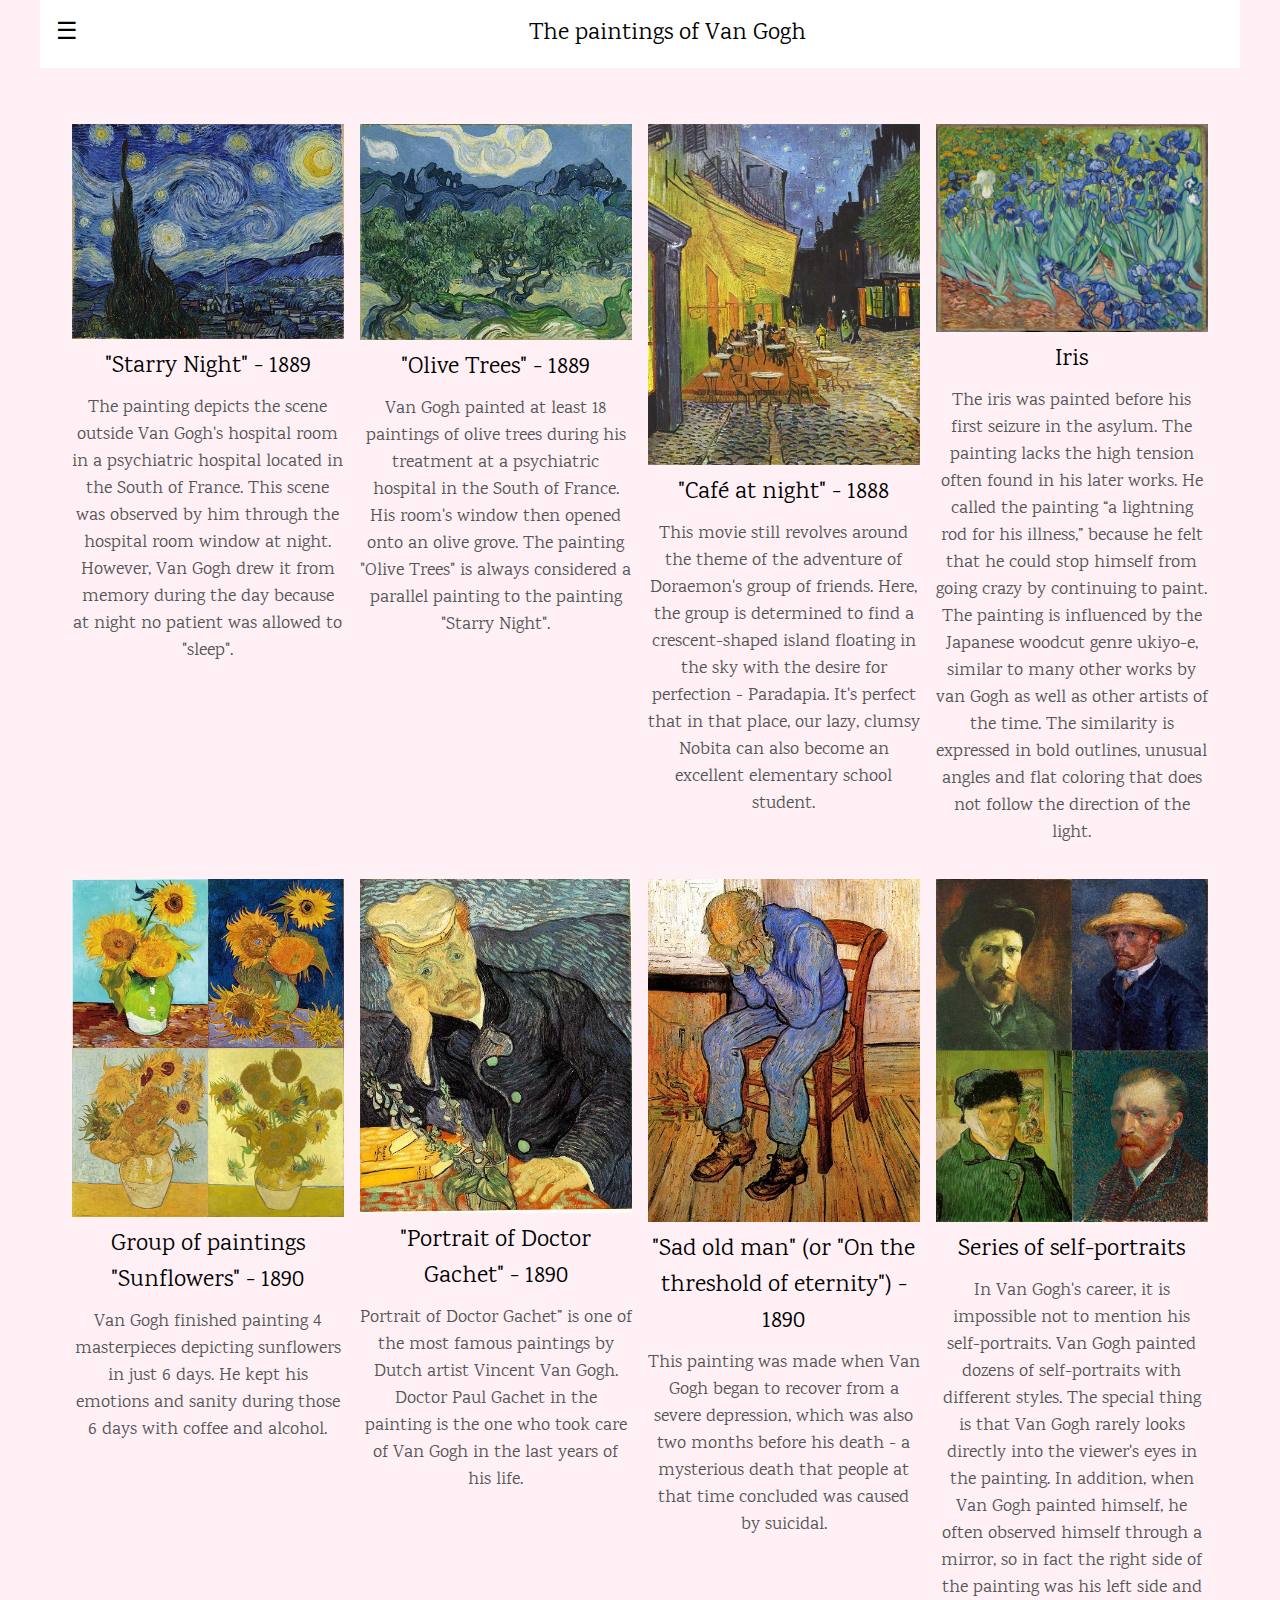
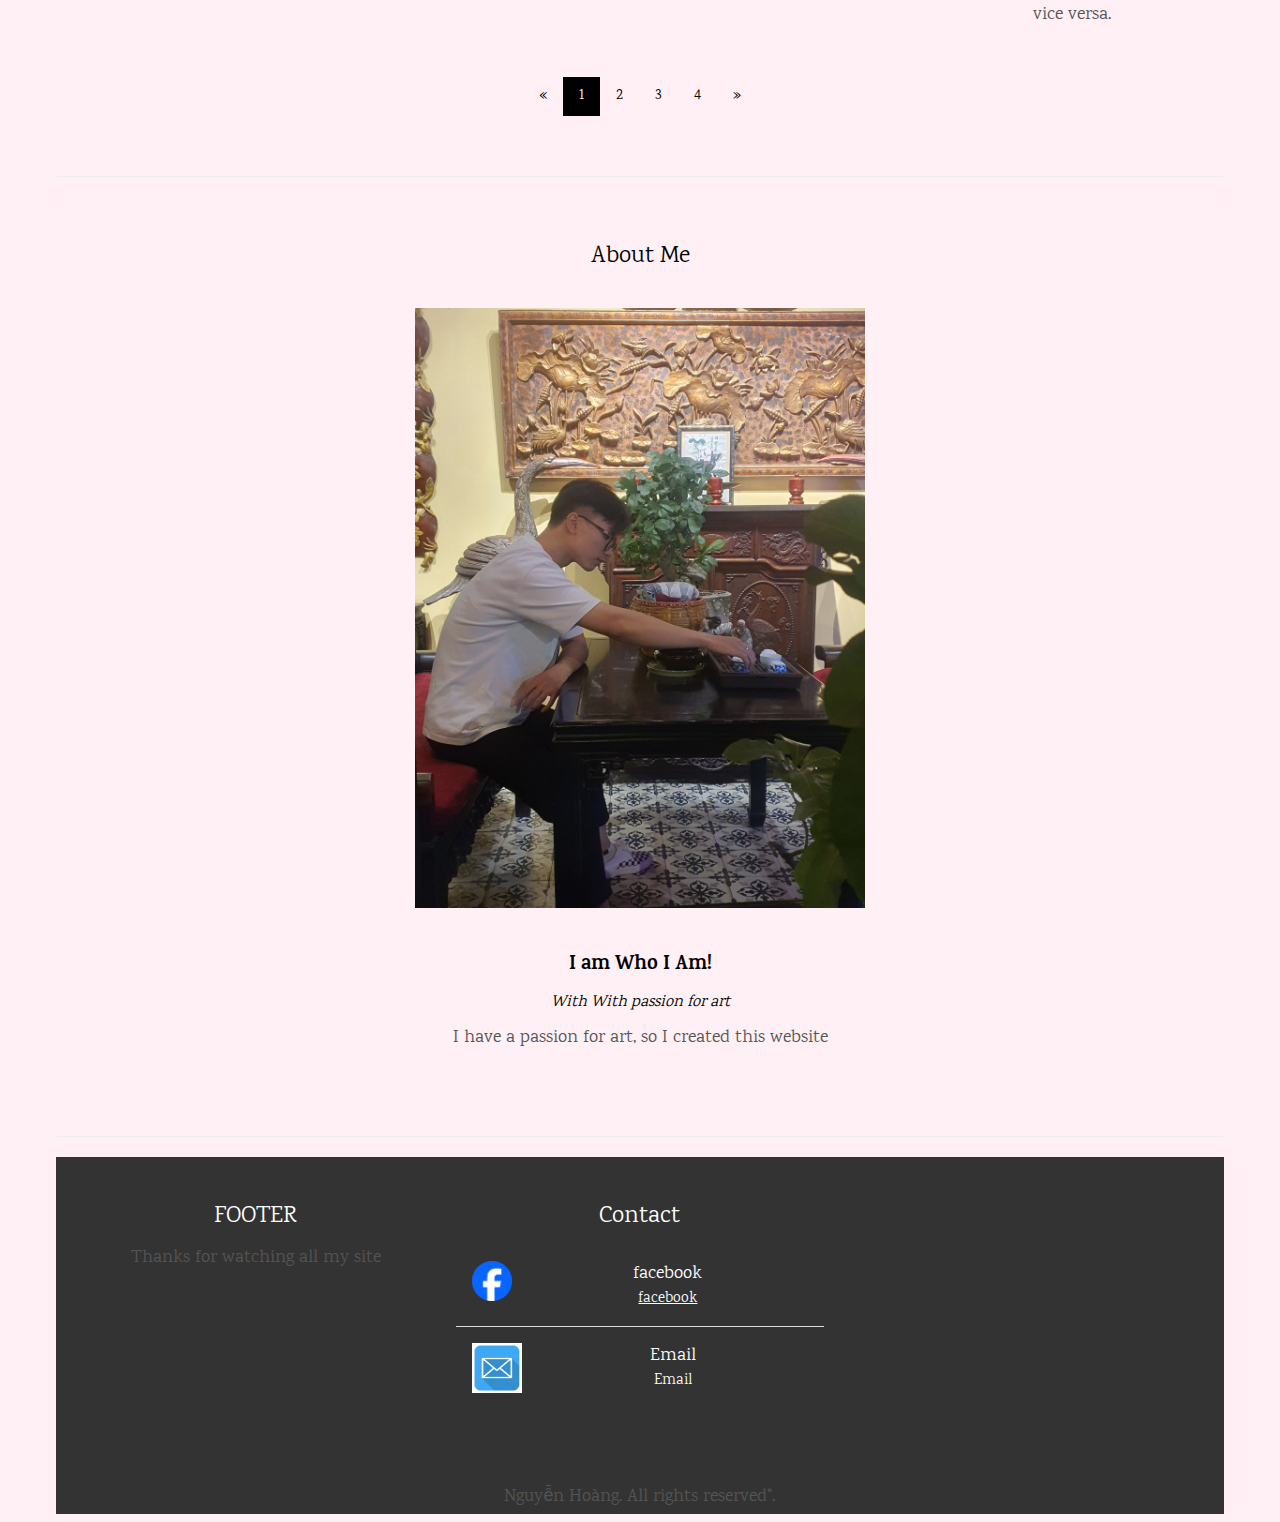
<file: index.html>
<!DOCTYPE html>
<html>
<head>
<title>The paintings of Van Gogh</title>
<meta charset="UTF-8">
<meta name="viewport" content="width=device-width, initial-scale=1">
<link rel="stylesheet" href="https://www.w3schools.com/w3css/4/w3.css">
<link rel="stylesheet" href="https://fonts.googleapis.com/css?family=Karma">
<link rel="stylesheet" href="css/styles.css">
<style>
body,h1,h2,h3,h4,h5,h6 {font-family: "Karma", sans-serif}
.w3-bar-block .w3-bar-item {padding:20px}
</style>
</head>
<body>

<!-- Sidebar (hidden by default) -->
<nav class="w3-sidebar w3-bar-block w3-card w3-top w3-xlarge w3-animate-left" style="display:none;z-index:2;width:40%;min-width:300px" id="mySidebar">
  <a href="javascript:void(0)" onclick="w3_close()"
  class="w3-bar-item w3-button">
  <a href="index.html" onclick="w3_close()" class="w3-bar-item w3-button">Home</a>
  <a href="about/about.html" onclick="w3_close()" class="w3-bar-item w3-button">About</a>
  <a href="Contact/Contact.html" onclick="w3_close()" class="w3-bar-item w3-button">Contact</a>
</nav>

<!-- Top menu -->
<div class="w3-top">
  <div class="w3-white w3-xlarge" style="max-width:1200px;margin:auto">
    <div class="w3-button w3-padding-16 w3-left" onclick="w3_open()">☰</div>
    <div class="w3-center w3-padding-16">The paintings of Van Gogh</div>
  </div>
</div>
  
<!-- !PAGE CONTENT! -->
<div class="w3-main w3-content w3-padding" style="max-width:1200px;margin-top:100px">

  <!-- First Photo Grid-->
  <div class="w3-row-padding w3-padding-16 w3-center" id="food">
    <div class="w3-quarter">
      <img src="imges/4_IRUA.jpg" alt="Bức “Đêm đầy sao” - 1889" style="width:100%">
      <h3>"Starry Night" - 1889</h3>
      <p>The painting depicts the scene outside Van Gogh's hospital room in a psychiatric hospital located in the South of France. This scene was observed by him through the hospital room window at night. However, Van Gogh drew it from memory during the day because at night no patient was allowed to "sleep".</p>
    </div>
    <div class="w3-quarter">
      <img src="imges/img2.jpg" alt="Olive Trees - 1889" style="width:100%">
      <h3>"Olive Trees" - 1889</h3>
      <p>Van Gogh painted at least 18 paintings of olive trees during his treatment at a psychiatric hospital in the South of France. His room's window then opened onto an olive grove. The painting "Olive Trees" is always considered a parallel painting to the painting "Starry Night".</p>
    </div>
    <div class="w3-quarter">
      <img src="imges/img.jpg" alt="Café at night - 1888" style="width:100%">
      <h3>"Café at night" - 1888</h3>
      <p>This movie still revolves around the theme of the adventure of Doraemon's group of friends. Here, the group is determined to find a crescent-shaped island floating in the sky with the desire for perfection - Paradapia. It's perfect that in that place, our lazy, clumsy Nobita can also become an excellent elementary school student.</p>
    </div>
    <div class="w3-quarter">
      <img src="imges/anh1.png" alt="Iris" style="width:100%">
      <h3>Iris</h3>
      <p>The iris was painted before his first seizure in the asylum. The painting lacks the high tension often found in his later works. He called the painting “a lightning rod for his illness,” because he felt that he could stop himself from going crazy by continuing to paint.
        The painting is influenced by the Japanese woodcut genre ukiyo-e, similar to many other works by van Gogh as well as other artists of the time. The similarity is expressed in bold outlines, unusual angles and flat coloring that does not follow the direction of the light.
        
        </p>
    </div>
  </div>
  
  <!-- Second Photo Grid-->
  <div class="w3-row-padding w3-padding-16 w3-center">
    <div class="w3-quarter">
      <img src="imges/img8.jpg" alt="Group of paintings Sunflowers - 1890" style="width:100%">
      <h3>Group of paintings "Sunflowers" - 1890</h3>
      <p>Van Gogh finished painting 4 masterpieces depicting sunflowers in just 6 days. He kept his emotions and sanity during those 6 days with coffee and alcohol.</p>
    </div>
    <div class="w3-quarter">
      <img src="imges/2_BPTY.jpg" alt="Portrait of Doctor Gachet - 1890" style="width:100%">
      <h3>"Portrait of Doctor Gachet" - 1890</h3>
      <p>Portrait of Doctor Gachet” is one of the most famous paintings by Dutch artist Vincent Van Gogh. Doctor Paul Gachet in the painting is the one who took care of Van Gogh in the last years of his life.</p>
    </div>
    <div class="w3-quarter">
      <img src="imges/3_XIDI.jpg" alt="Sad old man (or On the threshold of eternity) - 1890" style="width:100%">
      <h3>"Sad old man" (or "On the threshold of eternity") - 1890</h3>
      <p>This painting was made when Van Gogh began to recover from a severe depression, which was also two months before his death - a mysterious death that people at that time concluded was caused by suicidal.</p>
    </div>
    <div class="w3-quarter">
      <img src="imges/8_SXMH.jpg" alt="Series of self-portraits" style="width:100%">
      <h3>Series of self-portraits</h3>
      <p>In Van Gogh's career, it is impossible not to mention his self-portraits. Van Gogh painted dozens of self-portraits with different styles.
        The special thing is that Van Gogh rarely looks directly into the viewer's eyes in the painting.
        In addition, when Van Gogh painted himself, he often observed himself through a mirror, so in fact the right side of the painting was his left side and vice versa.</p>
    </div>
  </div>

  <!-- Pagination -->
  <div class="w3-center w3-padding-32">
    <div class="w3-bar">
      <a href="#" class="w3-bar-item w3-button w3-hover-black">«</a>
      <a href="#" class="w3-bar-item w3-black w3-button">1</a>
      <a href="#" class="w3-bar-item w3-button w3-hover-black">2</a>
      <a href="#" class="w3-bar-item w3-button w3-hover-black">3</a>
      <a href="#" class="w3-bar-item w3-button w3-hover-black">4</a>
      <a href="#" class="w3-bar-item w3-button w3-hover-black">»</a>
    </div>
  </div>
  
  <hr id="about">

  <!-- About Section -->
  <div class="w3-container w3-padding-32 w3-center">  
    <h3>About Me</h3><br>
    <img src="imges/hoang.jpg" alt="Me" class="w3-image" style="display:block;margin:auto" width="450" height="300">
    <div class="w3-padding-32">
      <h4><b>I am Who I Am!</b></h4>
      <h6><i>With With passion for art</i></h6>
      <p>I have a passion for art, so I created this website</p>
    </div>
  </div>
  <hr>
  <!-- Footer -->
  <footer class="w3-row-padding w3-padding-32">
    <div class="w3-third">
      <h3>FOOTER</h3>
      <p>Thanks for watching all my site</p>
    </div>

    <div class="w3-third">
      <h3>Contact</h3>
      <ul class="w3-ul w3-hoverable">
        <li class="w3-padding-16">
          <img src="imges/fb_icon_325x325.png" class="w3-left w3-margin-right" style="width:40px">
          <span class="w3-large">facebook</span><br>
        <a href="https://www.facebook.com/profile.php?id=100014845969276">facebook</a>
        </li>
        <li class="w3-padding-16">
          <img src="imges/email_logo.jpg" class="w3-left w3-margin-right" style="width:50px">
          <span class="w3-large">Email</span><br>
          <a herf="2124011067@student.humg.edu.vn">Email</a>
        </li> 
      </ul>
    </div>

  </footer>
  <footer> 
    <div class="container"></div>
<p>Nguyễn Hoàng. All rights reserved".</p>
  </footer>
<script>
// Script to open and close sidebar
function w3_open() {
  document.getElementById("mySidebar").style.display = "block";
}
 
function w3_close() {
  document.getElementById("mySidebar").style.display = "none";
}
</script>
</body>
</html>
</file>
<file: css/styles.css>
/*ResetCSSstyles*/
* {
    margin: 0;
    padding: 0;
    box-sizing: border-box;
}

/*Bodystyles*/
body{
    background-color:lavenderblush;
}
img{
     display: block;
     margin-left: auto;
     margin-right: auto;
}
.profile-info{
    text-align: center;
}
footer {
    text-align: center;
    padding: 3px;
    background-color:navy;
    color:black;
  }

/*Headerstyles*/
header {
    background-color: #fff;
    color: black;
    padding: 20px0;
    text-align: center;
}

.profile-image img {
    border-radius: 50%;
    max-width: 150px;
}

.profile-info {
    margin-top: 10px;
}

.profile-infoh2 {
    font-size: 24px;
    margin-bottom: 5px;
}

.profile-infop {
    font-size: 16px;
}

.main-menuul {
    list-style: none;
    display: flex;
    justify-content: center;
    margin-top: 20px;
}

.main-menuli {
    margin-right: 20px;
}

.main-menua {
    text-decoration: none;
    color: #fff;
    font-weight: bold;
    font-size: 16px;
    transition: color0.3sease;
}
.main-menua:hover {
    color: #ffd700;
}
/*Maincontentstyles*/
main {
    padding: 40px0;
}

.container {
    max-width: 960px;
    margin: 0auto;
    padding: 020px;
}

section {
    margin-bottom: 40px;
}

h2 {
    font-size: 36px;
    margin-bottom: 20px;
    color: #333;
}

p {
    font-size: 18px;
    color: #555;
}

/*Footerstyles*/
footer {
    background-color: #333;
    color: #fff;
    padding: 20px0;
    text-align: center;
}

footerp {
    font-size: 14px;
}
</file>
